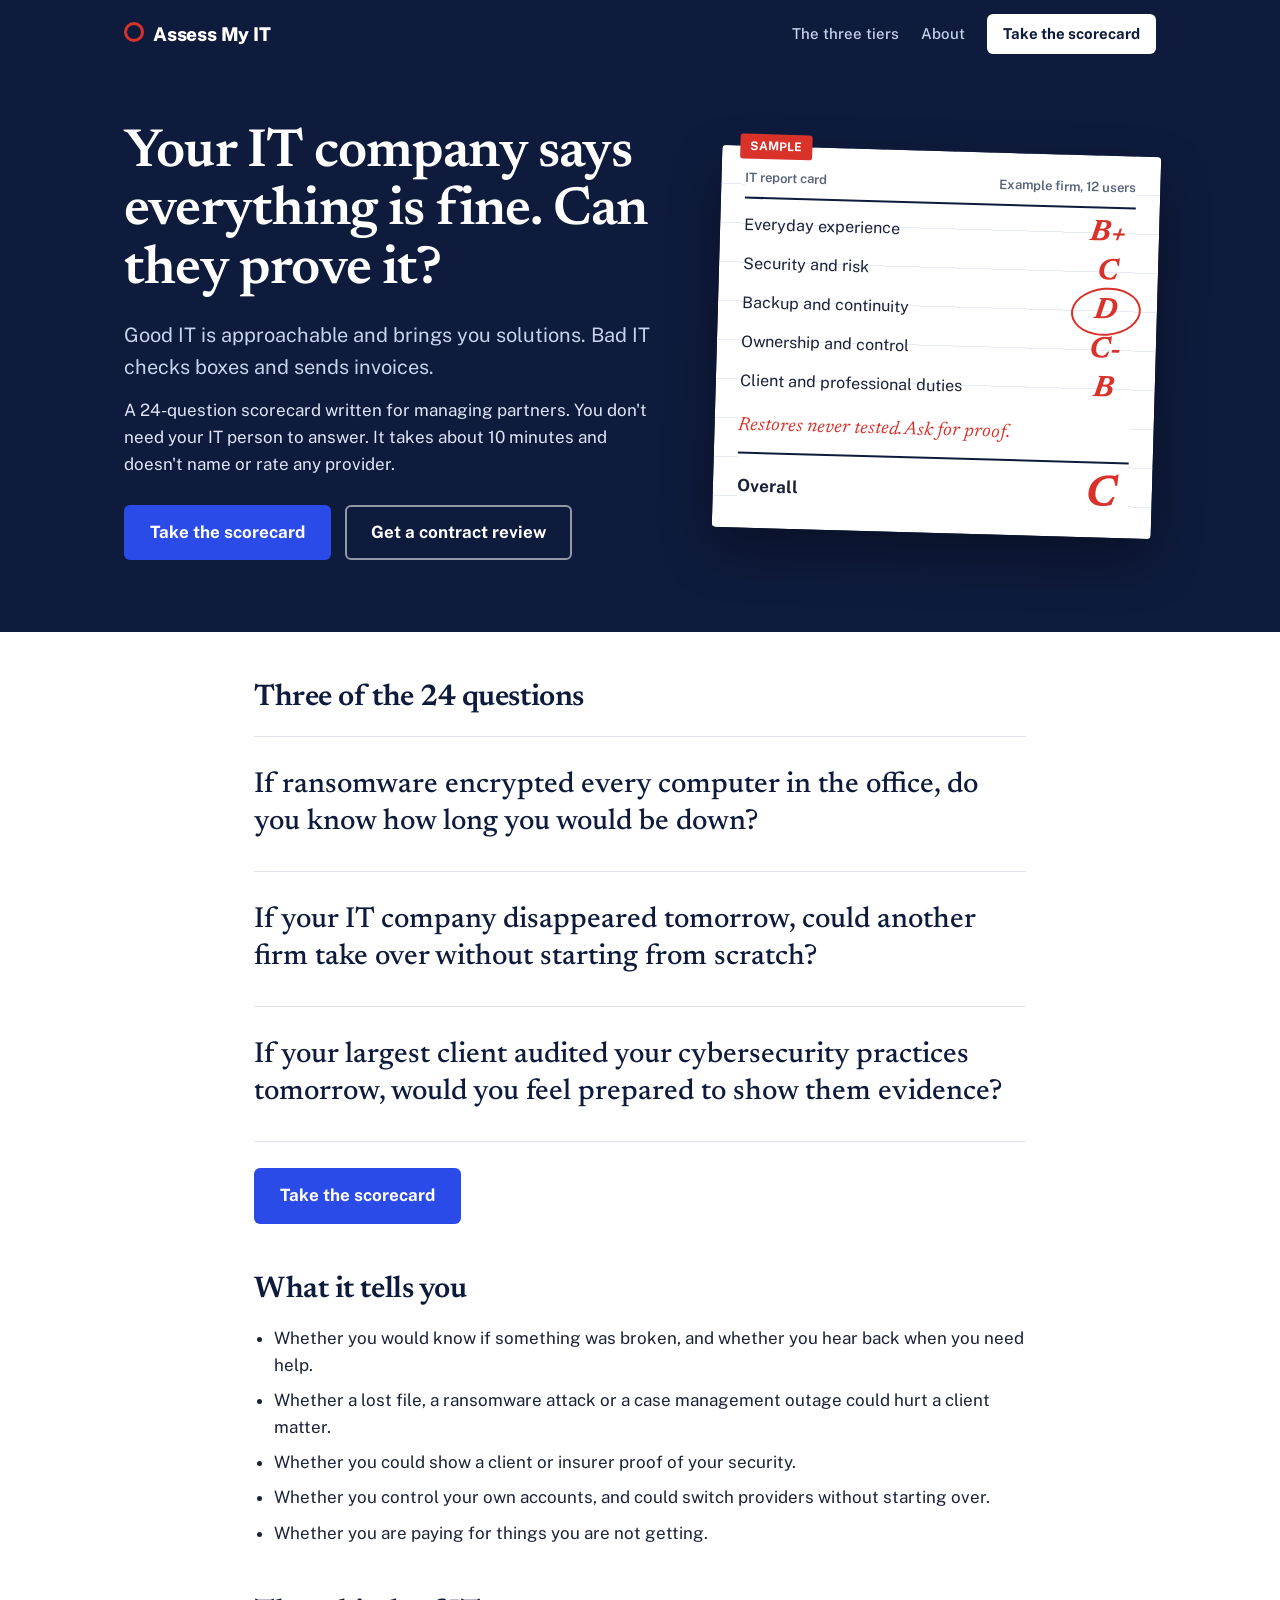
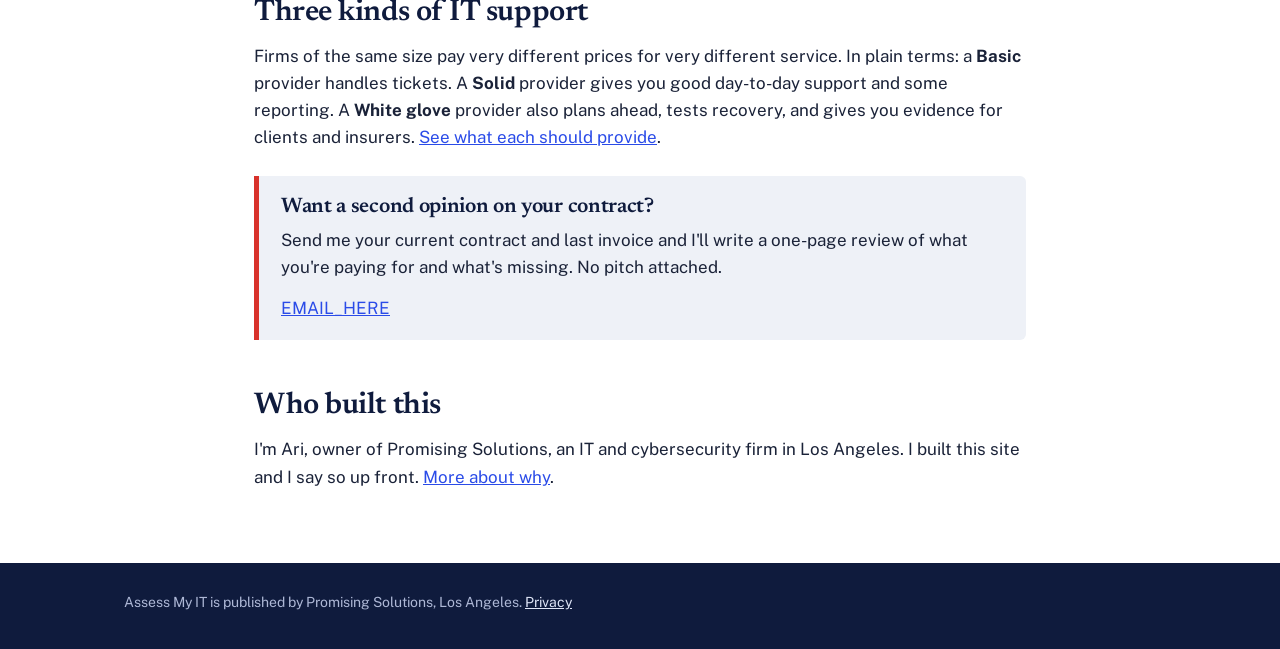
<file: index.html>
<!doctype html>
<html lang="en">
<head>
<meta charset="utf-8">
<meta name="viewport" content="width=device-width,initial-scale=1">
<title>Assess My IT: A report card for your law firm's IT provider</title>
<meta name="description" content="24 questions your law firm can answer without calling your IT person, to see what your IT provider is actually delivering.">
<link rel="preload" href="fonts/public-sans-latin-wght-normal.woff2" as="font" type="font/woff2" crossorigin>
<link rel="preload" href="fonts/newsreader-latin-wght-normal.woff2" as="font" type="font/woff2" crossorigin>
<link rel="stylesheet" href="style.css?v=8">
</head>
<body>
<header class="site"><div class="wrap"><a class="brand" href="/">Assess My IT</a>
<nav><a href="tiers.html">The three tiers</a><a href="about.html">About</a><a class="cta" href="scorecard.html">Take the scorecard</a></nav></div></header>

<section class="hero"><div class="wrap hero-grid">
<div>
<h1>Your IT company says everything is fine. Can they prove it?</h1>
<p class="lead">Good IT is approachable and brings you solutions. Bad IT checks boxes and sends invoices.</p>
<p>A 24-question scorecard written for managing partners. You don't need your IT person to answer. It takes about 10 minutes and doesn't name or rate any provider.</p>
<div class="actions"><a class="btn" href="scorecard.html">Take the scorecard</a><a class="btn ghost" href="#review">Get a contract review</a></div>
</div>
<figure class="rc" aria-label="Sample report card, for illustration">
<span class="rc-tag">SAMPLE</span>
<div class="rc-head"><span>IT report card</span><span>Example firm, 12 users</span></div>
<div class="rc-row"><span>Everyday experience</span><span class="grade">B+</span></div>
<div class="rc-row"><span>Security and risk</span><span class="grade">C</span></div>
<div class="rc-row"><span>Backup and continuity</span><span class="grade circled">D</span></div>
<div class="rc-row"><span>Ownership and control</span><span class="grade">C-</span></div>
<div class="rc-row"><span>Client and professional duties</span><span class="grade">B</span></div>
<p class="rc-note">Restores never tested. Ask for proof.</p>
<div class="rc-total"><span>Overall</span><span class="grade">C</span></div>
</figure>
</div></section>

<main class="wrap">
<h2>Three of the 24 questions</h2>
<div class="qs">
<blockquote>If ransomware encrypted every computer in the office, do you know how long you would be down?</blockquote>
<blockquote>If your IT company disappeared tomorrow, could another firm take over without starting from scratch?</blockquote>
<blockquote>If your largest client audited your cybersecurity practices tomorrow, would you feel prepared to show them evidence?</blockquote>
</div>
<p style="margin-top:26px"><a class="btn" href="scorecard.html">Take the scorecard</a></p>

<h2>What it tells you</h2>
<ul class="clean">
<li>Whether you would know if something was broken, and whether you hear back when you need help.</li>
<li>Whether a lost file, a ransomware attack or a case management outage could hurt a client matter.</li>
<li>Whether you could show a client or insurer proof of your security.</li>
<li>Whether you control your own accounts, and could switch providers without starting over.</li>
<li>Whether you are paying for things you are not getting.</li>
</ul>

<h2>Three kinds of IT support</h2>
<p>Firms of the same size pay very different prices for very different service. In plain terms: a <strong>Basic</strong> provider handles tickets. A <strong>Solid</strong> provider gives you good day-to-day support and some reporting. A <strong>White glove</strong> provider also plans ahead, tests recovery, and gives you evidence for clients and insurers. <a href="tiers.html">See what each should provide</a>.</p>

<div class="offer" id="review">
<h3>Want a second opinion on your contract?</h3>
<p>Send me your current contract and last invoice and I'll write a one-page review of what you're paying for and what's missing. No pitch attached.</p>
<p><a href="mailto:EMAIL_HERE">EMAIL_HERE</a></p>
</div>

<h2>Who built this</h2>
<p>I'm Ari, owner of Promising Solutions, an IT and cybersecurity firm in Los Angeles. I built this site and I say so up front. <a href="about.html">More about why</a>.</p>
</main>
<footer><div class="wrap">Assess My IT is published by Promising Solutions, Los Angeles. <a href="privacy.html">Privacy</a></div></footer>
</body>
</html>
</file>
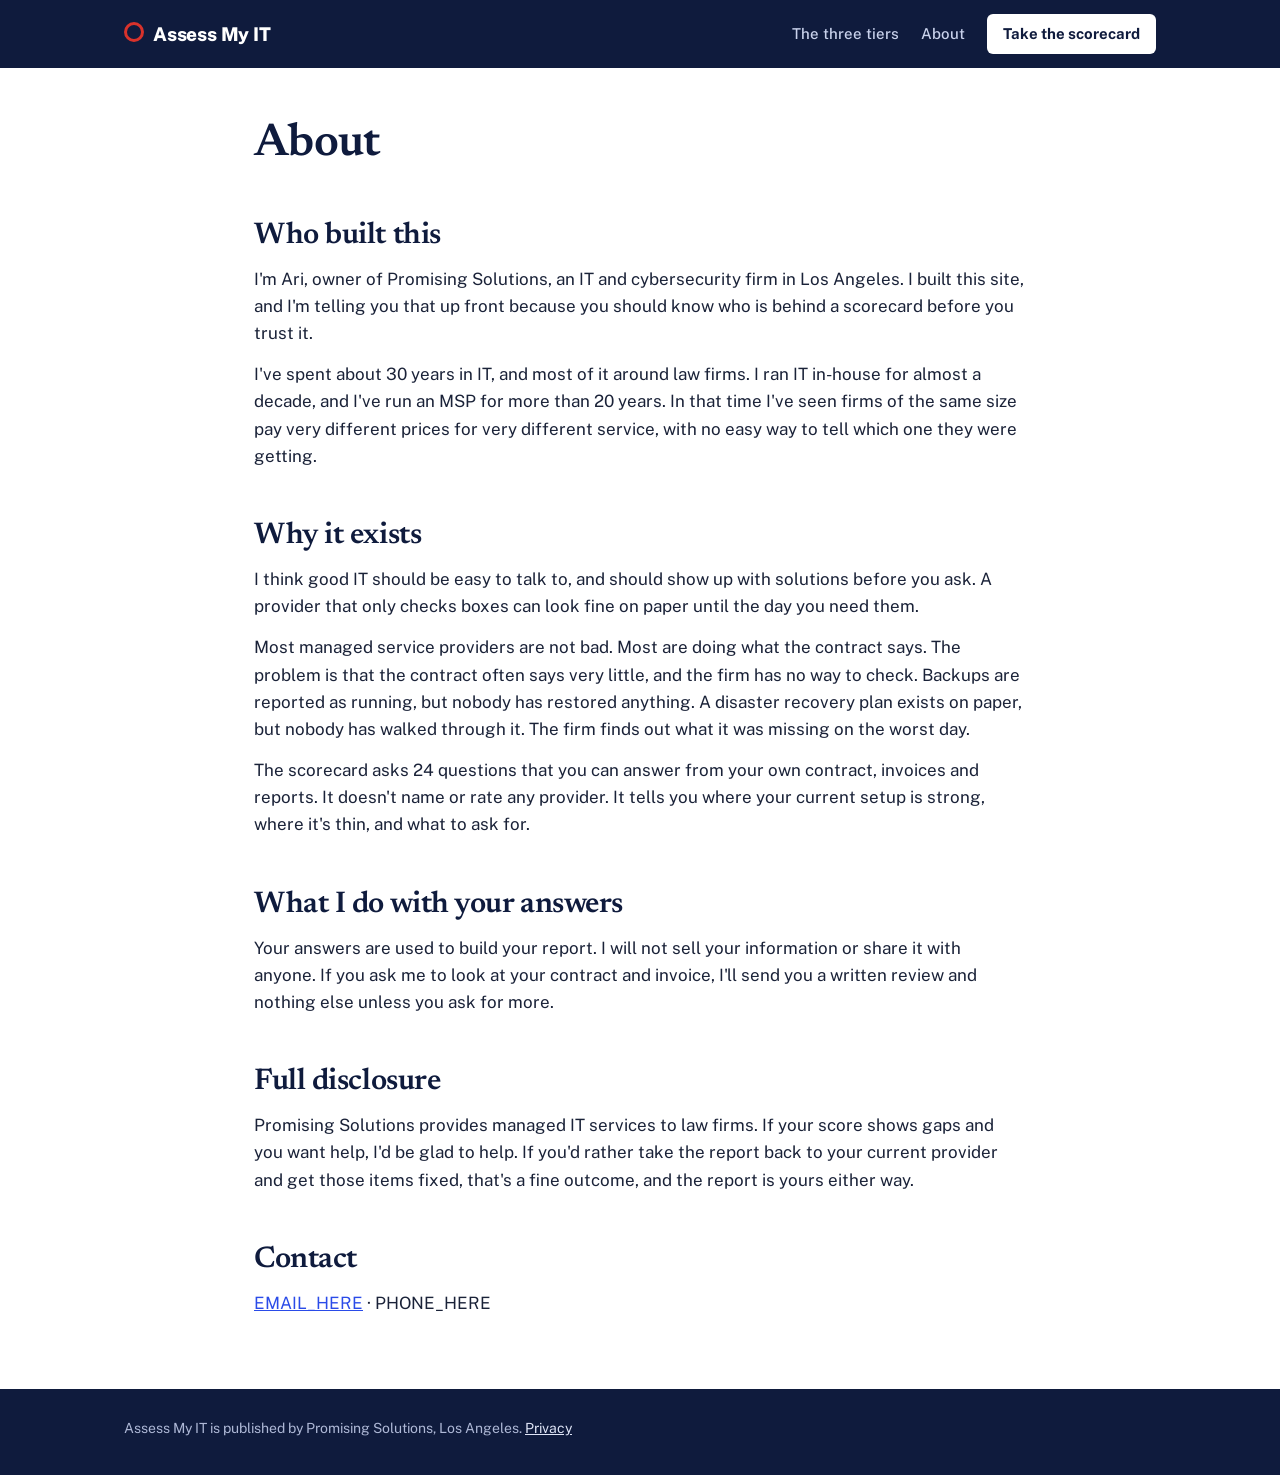
<file: about.html>
<!doctype html>
<html lang="en">
<head>
<meta charset="utf-8">
<meta name="viewport" content="width=device-width,initial-scale=1">
<title>About | Assess My IT</title>
<meta name="description" content="Who built Assess My IT and why. Published by Promising Solutions, Los Angeles.">
<link rel="stylesheet" href="style.css?v=8">
</head>
<body>
<header class="site"><div class="wrap"><a class="brand" href="/">Assess My IT</a>
<nav><a href="tiers.html">The three tiers</a><a href="about.html">About</a><a class="cta" href="scorecard.html">Take the scorecard</a></nav></div></header>
<main class="wrap">
<h1>About</h1>
<h2>Who built this</h2>
<p>I'm Ari, owner of Promising Solutions, an IT and cybersecurity firm in Los Angeles. I built this site, and I'm telling you that up front because you should know who is behind a scorecard before you trust it.</p>
<p>I've spent about 30 years in IT, and most of it around law firms. I ran IT in-house for almost a decade, and I've run an MSP for more than 20 years. In that time I've seen firms of the same size pay very different prices for very different service, with no easy way to tell which one they were getting.</p>
<h2>Why it exists</h2>
<p>I think good IT should be easy to talk to, and should show up with solutions before you ask. A provider that only checks boxes can look fine on paper until the day you need them.</p>
<p>Most managed service providers are not bad. Most are doing what the contract says. The problem is that the contract often says very little, and the firm has no way to check. Backups are reported as running, but nobody has restored anything. A disaster recovery plan exists on paper, but nobody has walked through it. The firm finds out what it was missing on the worst day.</p>
<p>The scorecard asks 24 questions that you can answer from your own contract, invoices and reports. It doesn't name or rate any provider. It tells you where your current setup is strong, where it's thin, and what to ask for.</p>
<h2>What I do with your answers</h2>
<p>Your answers are used to build your report. I will not sell your information or share it with anyone. If you ask me to look at your contract and invoice, I'll send you a written review and nothing else unless you ask for more.</p>
<h2>Full disclosure</h2>
<p>Promising Solutions provides managed IT services to law firms. If your score shows gaps and you want help, I'd be glad to help. If you'd rather take the report back to your current provider and get those items fixed, that's a fine outcome, and the report is yours either way.</p>
<h2>Contact</h2>
<p><a href="mailto:EMAIL_HERE">EMAIL_HERE</a> &middot; PHONE_HERE</p>
</main>
<footer><div class="wrap">Assess My IT is published by Promising Solutions, Los Angeles. <a href="privacy.html">Privacy</a></div></footer>
</body>
</html>
</file>
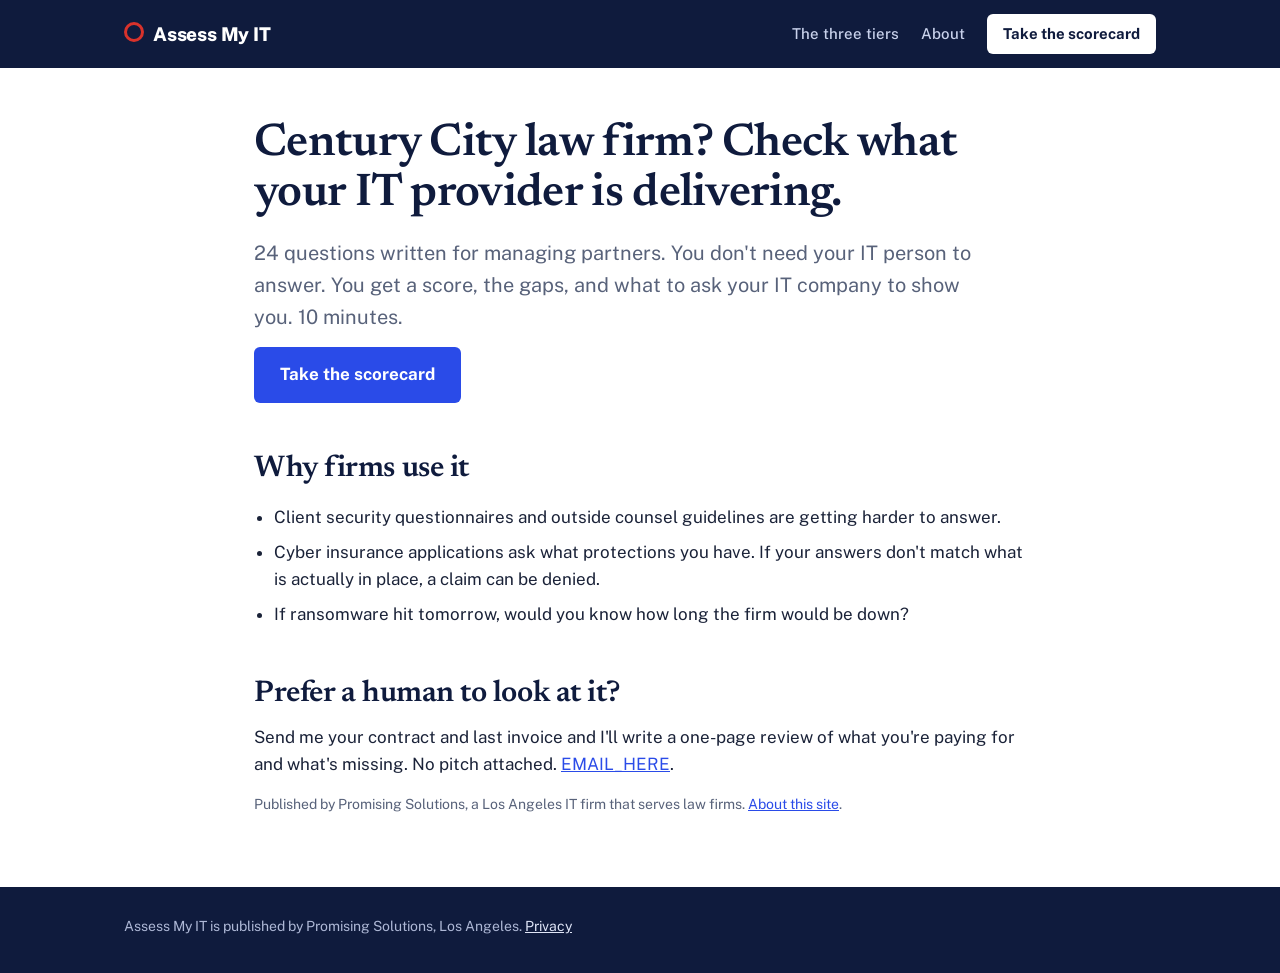
<file: century-city.html>
<!doctype html>
<html lang="en">
<head>
<meta charset="utf-8">
<meta name="viewport" content="width=device-width,initial-scale=1">
<title>Century City law firm IT scorecard | Assess My IT</title>
<meta name="description" content="Century City law firms: check what your IT provider is actually delivering in 10 minutes.">
<link rel="stylesheet" href="style.css?v=8">
</head>
<body>
<header class="site"><div class="wrap"><a class="brand" href="/">Assess My IT</a>
<nav><a href="tiers.html">The three tiers</a><a href="about.html">About</a><a class="cta" href="scorecard.html">Take the scorecard</a></nav></div></header>
<main class="wrap">
<h1>Century City law firm? Check what your IT provider is delivering.</h1>
<p class="lead">24 questions written for managing partners. You don't need your IT person to answer. You get a score, the gaps, and what to ask your IT company to show you. 10 minutes.</p>
<p><a class="btn" href="scorecard.html">Take the scorecard</a></p>
<h2>Why firms use it</h2>
<ul class="clean">
<li>Client security questionnaires and outside counsel guidelines are getting harder to answer.</li>
<li>Cyber insurance applications ask what protections you have. If your answers don't match what is actually in place, a claim can be denied.</li>
<li>If ransomware hit tomorrow, would you know how long the firm would be down?</li>
</ul>
<h2>Prefer a human to look at it?</h2>
<p>Send me your contract and last invoice and I'll write a one-page review of what you're paying for and what's missing. No pitch attached. <a href="mailto:EMAIL_HERE">EMAIL_HERE</a>.</p>
<p class="note">Published by Promising Solutions, a Los Angeles IT firm that serves law firms. <a href="about.html">About this site</a>.</p>
</main>
<footer><div class="wrap">Assess My IT is published by Promising Solutions, Los Angeles. <a href="privacy.html">Privacy</a></div></footer>
</body>
</html>
</file>
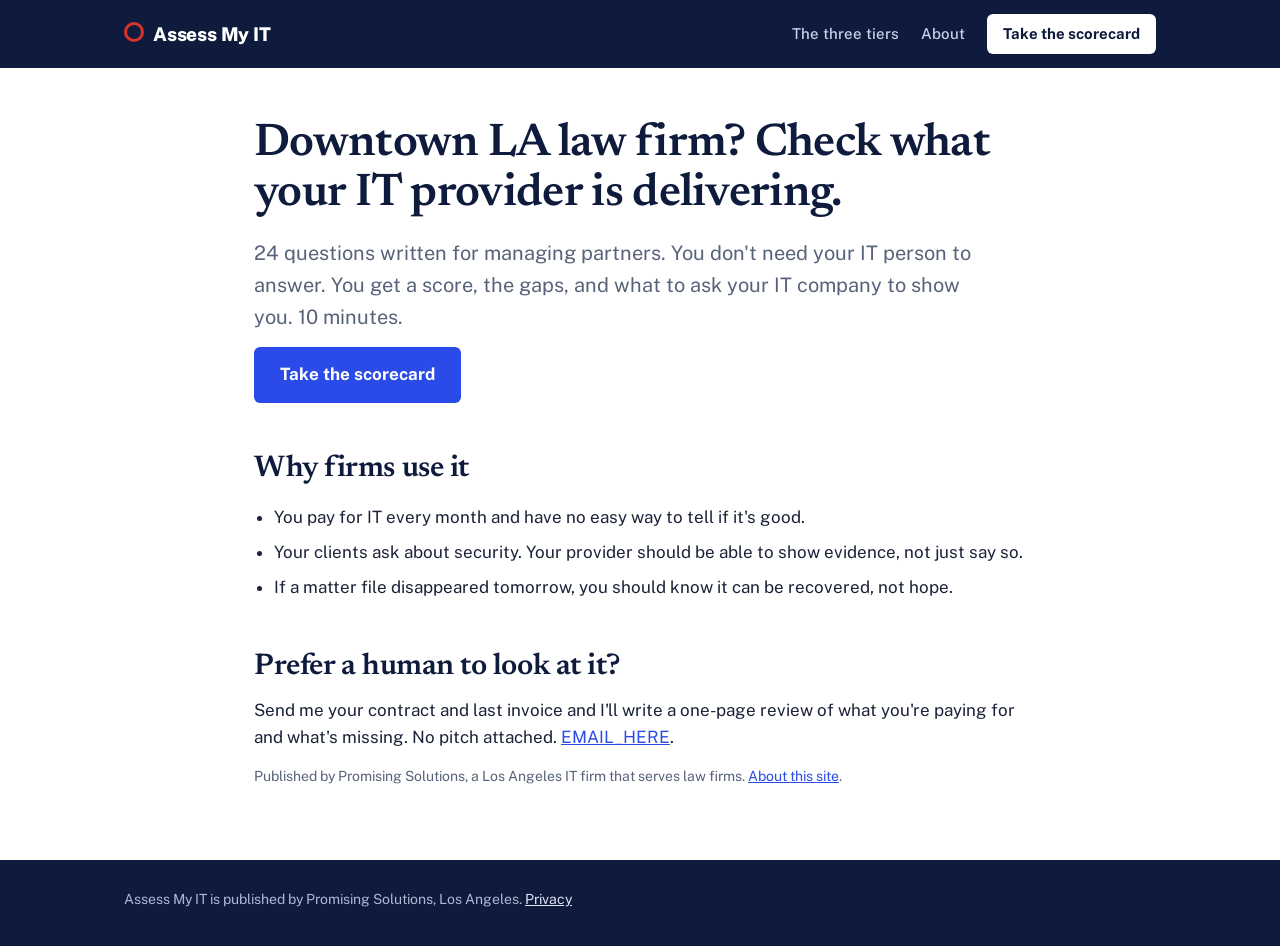
<file: downtown-la.html>
<!doctype html>
<html lang="en">
<head>
<meta charset="utf-8">
<meta name="viewport" content="width=device-width,initial-scale=1">
<title>Downtown LA law firm IT scorecard | Assess My IT</title>
<meta name="description" content="Downtown Los Angeles law firms: check what your IT provider is actually delivering in 10 minutes.">
<link rel="stylesheet" href="style.css?v=8">
</head>
<body>
<header class="site"><div class="wrap"><a class="brand" href="/">Assess My IT</a>
<nav><a href="tiers.html">The three tiers</a><a href="about.html">About</a><a class="cta" href="scorecard.html">Take the scorecard</a></nav></div></header>
<main class="wrap">
<h1>Downtown LA law firm? Check what your IT provider is delivering.</h1>
<p class="lead">24 questions written for managing partners. You don't need your IT person to answer. You get a score, the gaps, and what to ask your IT company to show you. 10 minutes.</p>
<p><a class="btn" href="scorecard.html">Take the scorecard</a></p>
<h2>Why firms use it</h2>
<ul class="clean">
<li>You pay for IT every month and have no easy way to tell if it's good.</li>
<li>Your clients ask about security. Your provider should be able to show evidence, not just say so.</li>
<li>If a matter file disappeared tomorrow, you should know it can be recovered, not hope.</li>
</ul>
<h2>Prefer a human to look at it?</h2>
<p>Send me your contract and last invoice and I'll write a one-page review of what you're paying for and what's missing. No pitch attached. <a href="mailto:EMAIL_HERE">EMAIL_HERE</a>.</p>
<p class="note">Published by Promising Solutions, a Los Angeles IT firm that serves law firms. <a href="about.html">About this site</a>.</p>
</main>
<footer><div class="wrap">Assess My IT is published by Promising Solutions, Los Angeles. <a href="privacy.html">Privacy</a></div></footer>
</body>
</html>
</file>
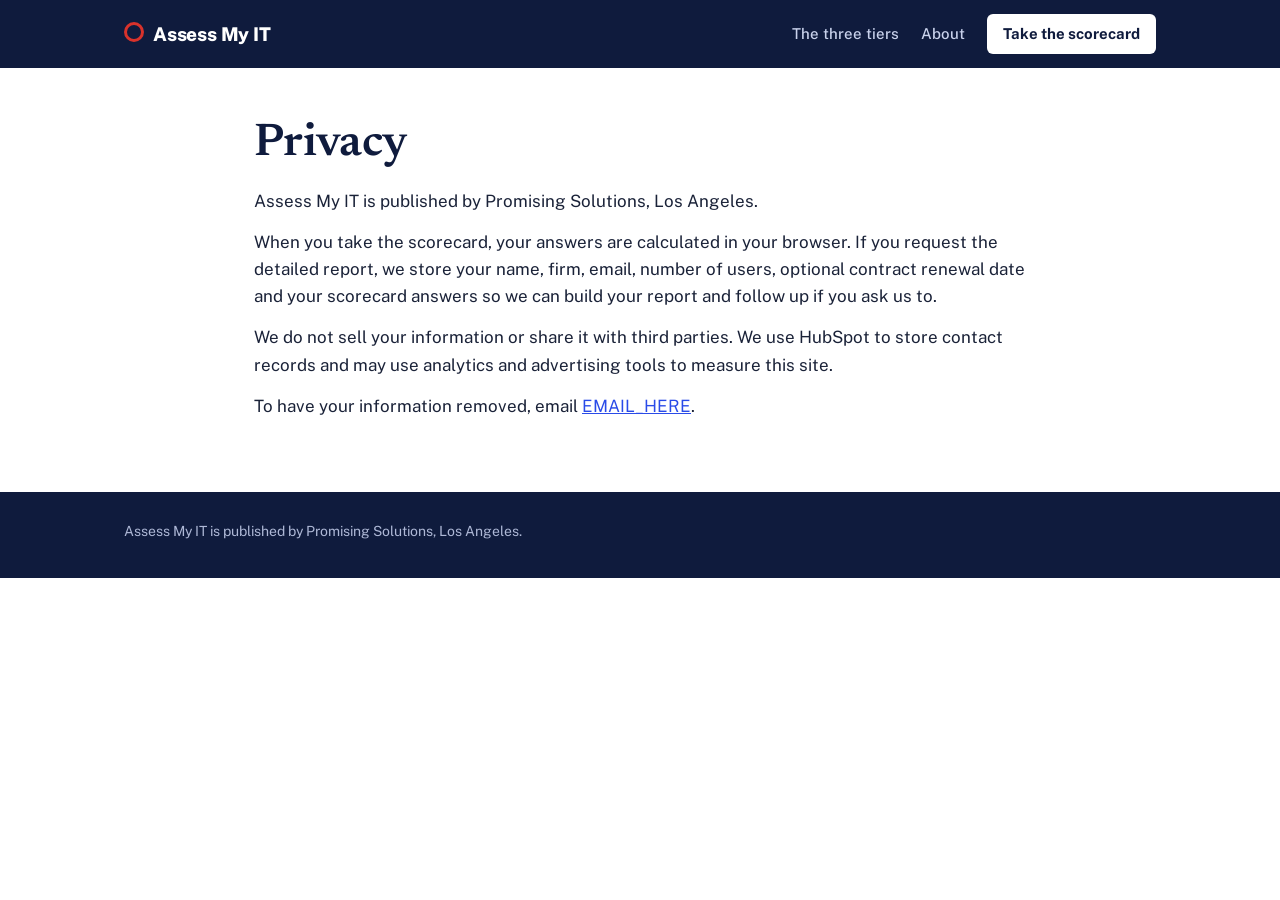
<file: privacy.html>
<!doctype html>
<html lang="en">
<head>
<meta charset="utf-8">
<meta name="viewport" content="width=device-width,initial-scale=1">
<title>Privacy | Assess My IT</title>
<meta name="robots" content="noindex">
<link rel="stylesheet" href="style.css?v=8">
</head>
<body>
<header class="site"><div class="wrap"><a class="brand" href="/">Assess My IT</a>
<nav><a href="tiers.html">The three tiers</a><a href="about.html">About</a><a class="cta" href="scorecard.html">Take the scorecard</a></nav></div></header>
<main class="wrap">
<h1>Privacy</h1>
<p>Assess My IT is published by Promising Solutions, Los Angeles.</p>
<p>When you take the scorecard, your answers are calculated in your browser. If you request the detailed report, we store your name, firm, email, number of users, optional contract renewal date and your scorecard answers so we can build your report and follow up if you ask us to.</p>
<p>We do not sell your information or share it with third parties. We use HubSpot to store contact records and may use analytics and advertising tools to measure this site.</p>
<p>To have your information removed, email <a href="mailto:EMAIL_HERE">EMAIL_HERE</a>.</p>
</main>
<footer><div class="wrap">Assess My IT is published by Promising Solutions, Los Angeles.</div></footer>
</body>
</html>
</file>
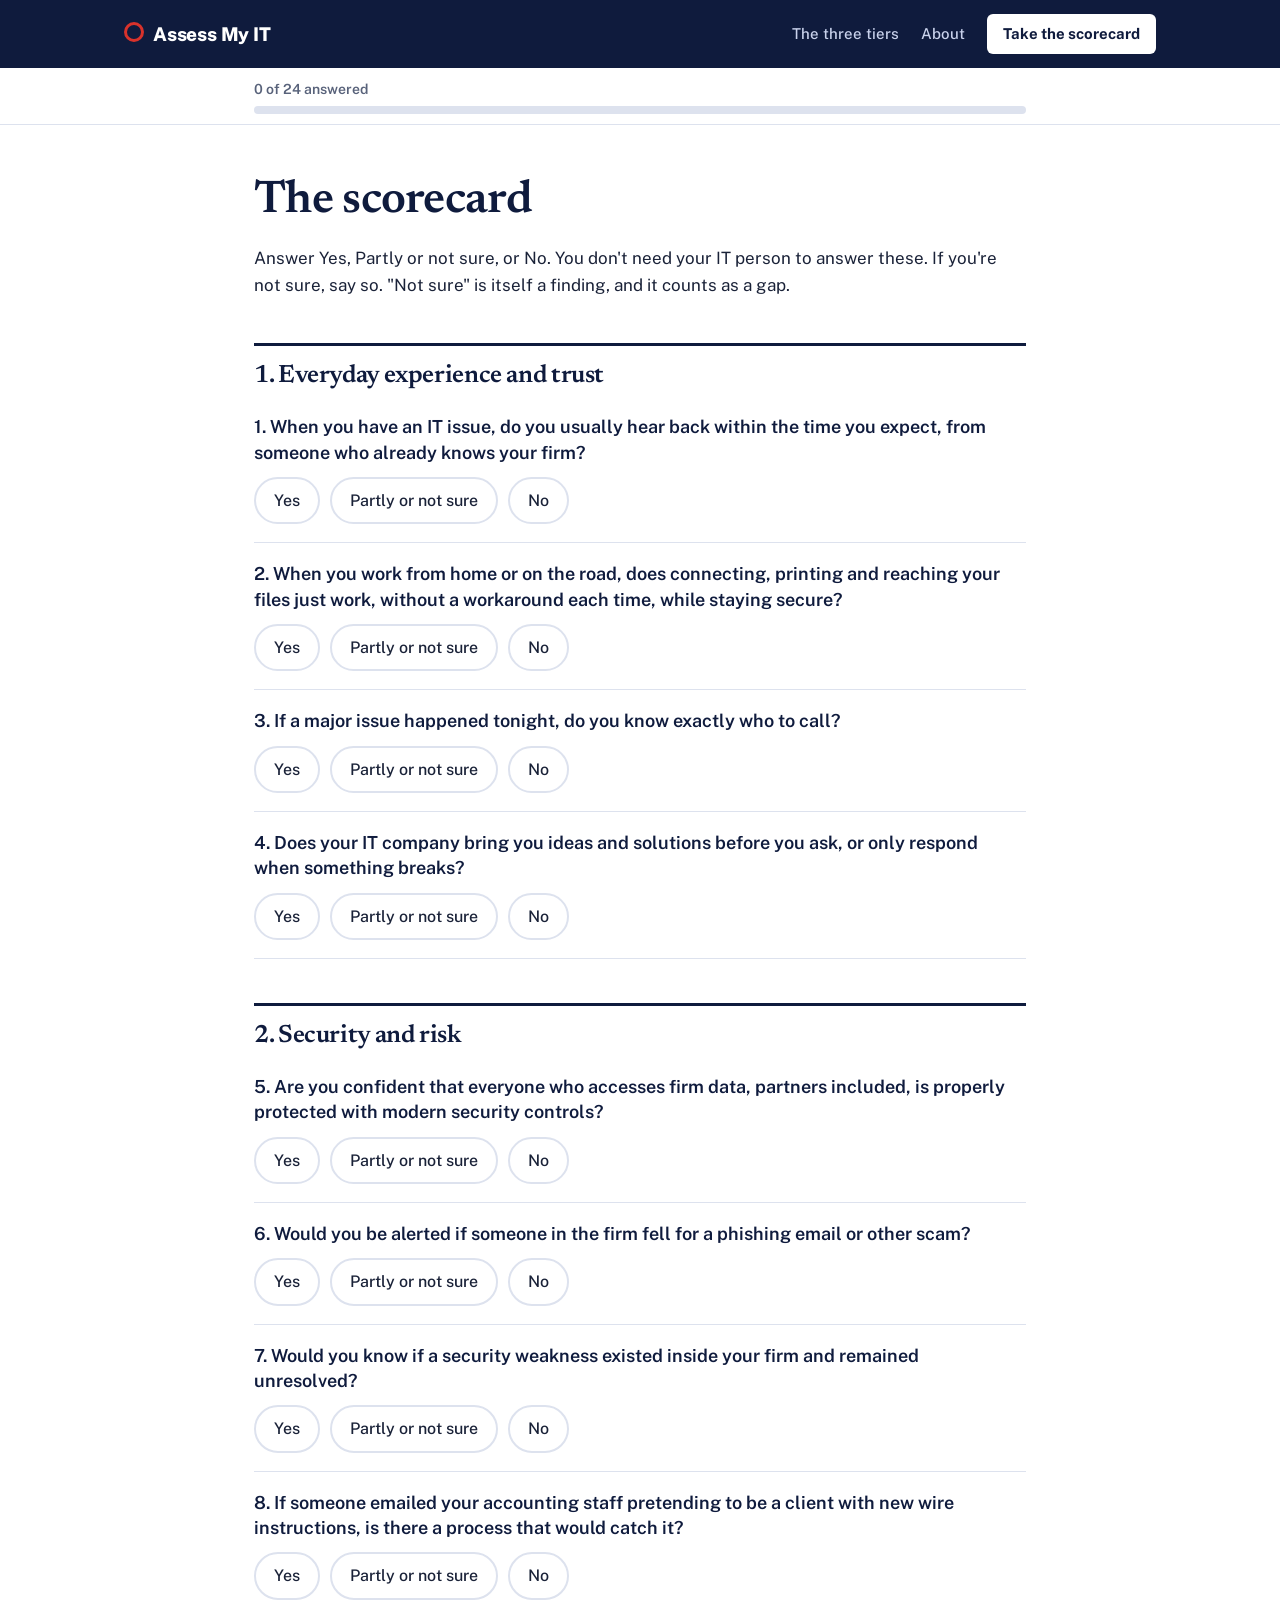
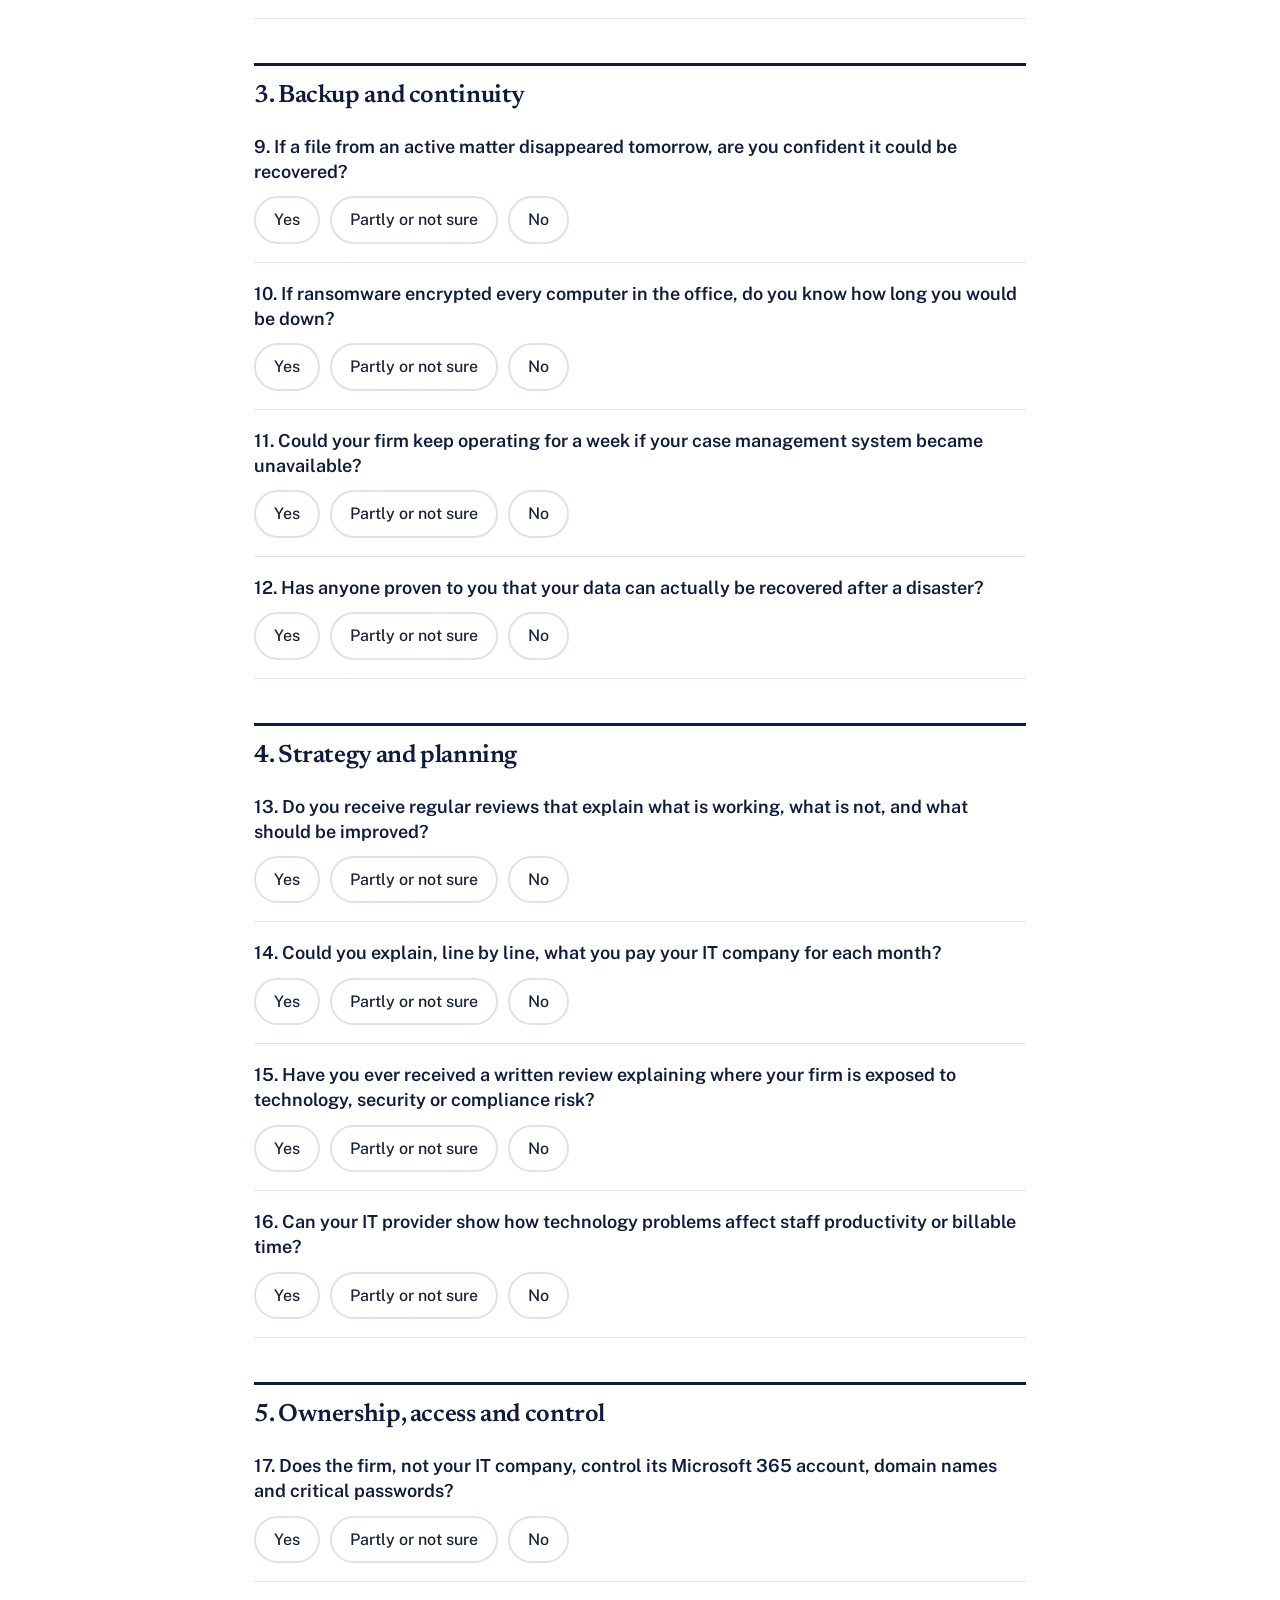
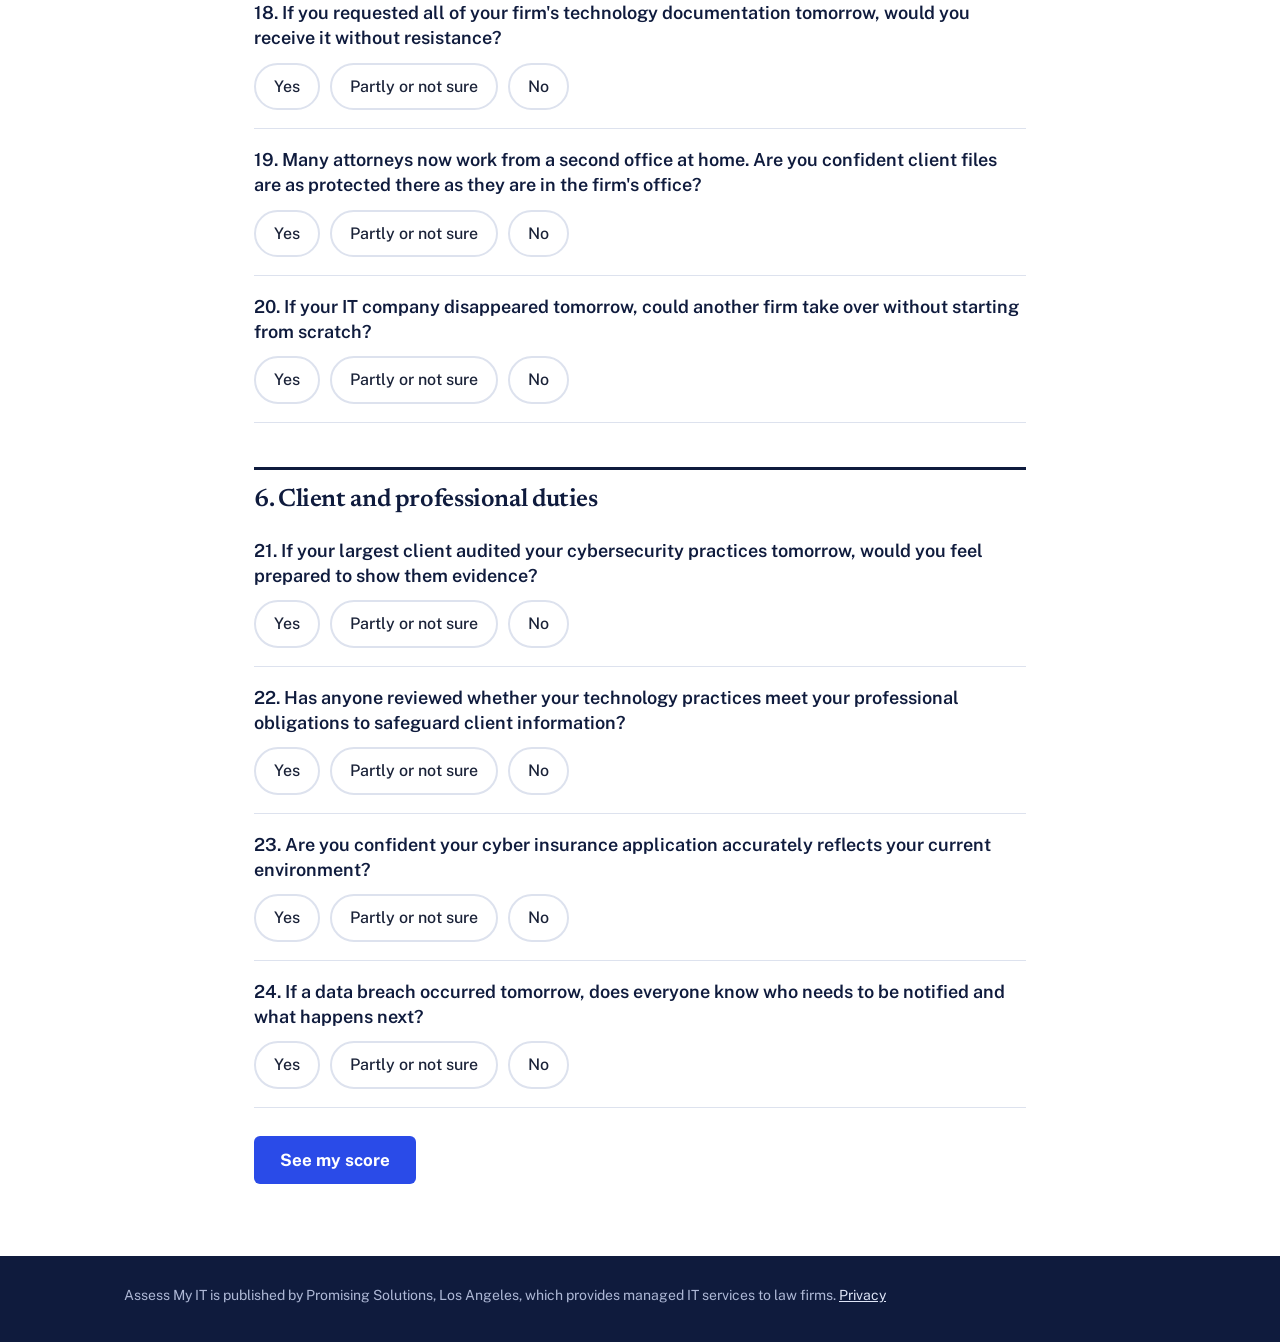
<file: scorecard.html>
<!doctype html>
<html lang="en">
<head>
<meta charset="utf-8">
<meta name="viewport" content="width=device-width,initial-scale=1">
<title>IT provider scorecard for law firms | Assess My IT</title>
<meta name="description" content="Answer 24 questions from your contract and invoices and see how your IT provider scores.">
<link rel="stylesheet" href="style.css?v=8">
</head>
<body>
<header class="site"><div class="wrap"><a class="brand" href="/">Assess My IT</a>
<nav><a href="tiers.html">The three tiers</a><a href="about.html">About</a><a class="cta" href="scorecard.html">Take the scorecard</a></nav></div></header>
<div class="progress"><div class="wrap"><span id="count">0 of 24 answered</span><div class="bar"><i id="bar"></i></div></div></div>
<main class="wrap">
<h1>The scorecard</h1>
<p>Answer Yes, Partly or not sure, or No. You don't need your IT person to answer these. If you're not sure, say so. "Not sure" is itself a finding, and it counts as a gap.</p>
<div id="questions"></div>
<p style="margin-top:28px"><button class="btn" id="see" type="button">See my score</button></p>

<div class="result" id="result">
<div id="resultbody"></div>
<h3>Get the detailed report</h3>
<p>The full report lists all 24 answers with exactly what to ask your IT company to show you on each one. Enter your details to see it.</p>
<form class="lead-form" id="lead" novalidate>
<label for="name">Your name</label><input type="text" id="name" name="name" autocomplete="name">
<label for="firm">Firm</label><input type="text" id="firm" name="firm" autocomplete="organization">
<label for="email">Work email</label><input type="email" id="email" name="email" autocomplete="email" required>
<label for="users">Number of users</label>
<select id="users" name="users"><option>1-10</option><option>11-25</option><option>26-50</option><option>51+</option></select>
<label for="renewal">Contract renewal date (optional)</label><input type="date" id="renewal" name="renewal">
<input class="hp" type="text" name="website" tabindex="-1" autocomplete="off" aria-hidden="true">
<p class="note">Your answers are used to build your report. I will not sell your information or share it.</p>
<button class="btn" type="submit">Show my detailed report</button>
</form>
<div id="thanks"><strong>Thanks.</strong> Your report is below.</div>
<div id="report"></div>

<h3>Want a second opinion?</h3>
<p>Send me your current contract and last invoice and I'll write a one-page review of what you're paying for and what's missing. No pitch attached. Email <a href="mailto:EMAIL_HERE">EMAIL_HERE</a>.</p>
</div>
</main>
<footer><div class="wrap">Assess My IT is published by Promising Solutions, Los Angeles, which provides managed IT services to law firms. <a href="privacy.html">Privacy</a></div></footer>
<script src="scorecard.js?v=8"></script>
</body>
</html>
</file>
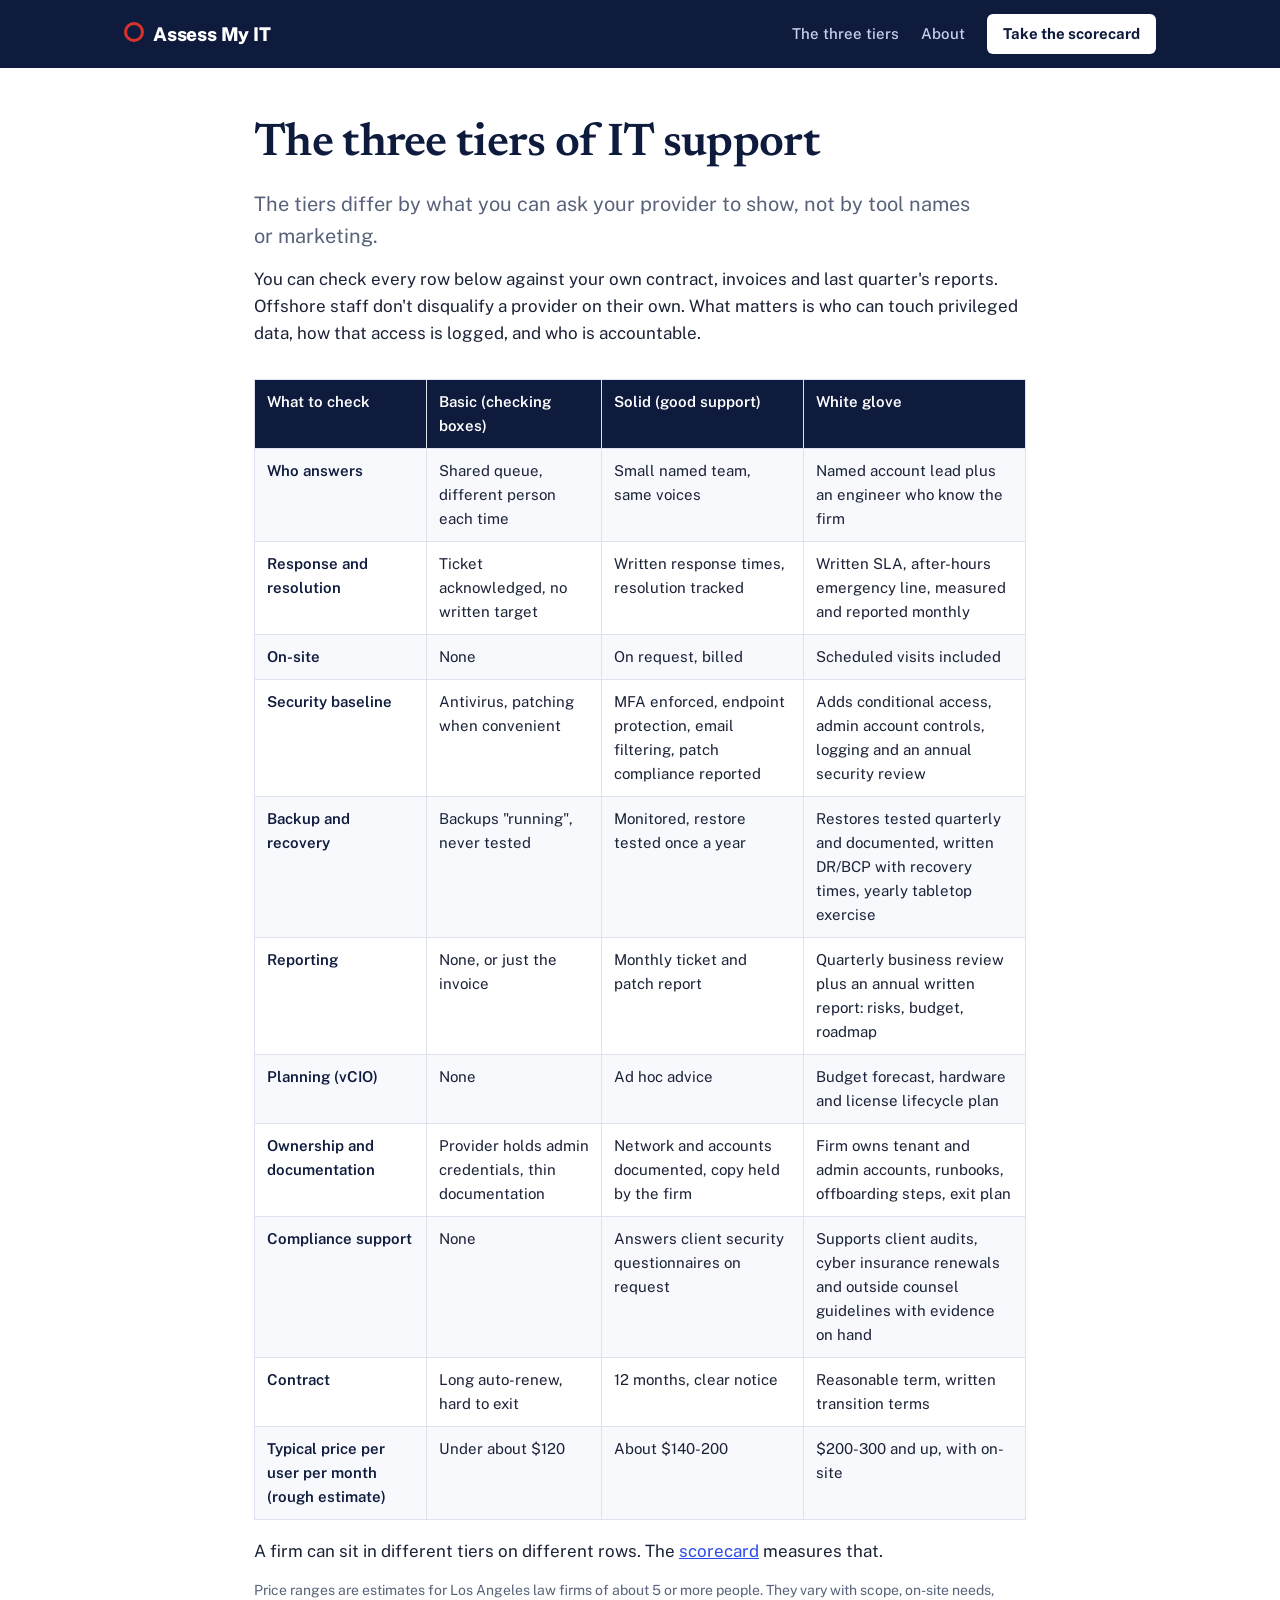
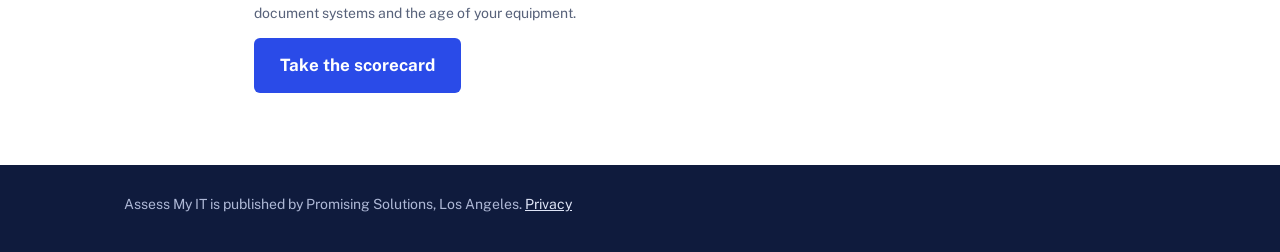
<file: tiers.html>
<!doctype html>
<html lang="en">
<head>
<meta charset="utf-8">
<meta name="viewport" content="width=device-width,initial-scale=1">
<title>Basic, Solid and White Glove IT support for law firms | Assess My IT</title>
<meta name="description" content="What a law firm should expect from its IT provider at each level, and how to check it against your own contract.">
<link rel="stylesheet" href="style.css?v=8">
</head>
<body>
<header class="site"><div class="wrap"><a class="brand" href="/">Assess My IT</a>
<nav><a href="tiers.html">The three tiers</a><a href="about.html">About</a><a class="cta" href="scorecard.html">Take the scorecard</a></nav></div></header>
<main class="wrap">
<h1>The three tiers of IT support</h1>
<p class="lead">The tiers differ by what you can ask your provider to show, not by tool names or marketing.</p>
<p>You can check every row below against your own contract, invoices and last quarter's reports. Offshore staff don't disqualify a provider on their own. What matters is who can touch privileged data, how that access is logged, and who is accountable.</p>
<div class="tablewrap"><table>
<tr><th>What to check</th><th>Basic (checking boxes)</th><th>Solid (good support)</th><th>White glove</th></tr>
<tr><td>Who answers</td><td>Shared queue, different person each time</td><td>Small named team, same voices</td><td>Named account lead plus an engineer who know the firm</td></tr>
<tr><td>Response and resolution</td><td>Ticket acknowledged, no written target</td><td>Written response times, resolution tracked</td><td>Written SLA, after-hours emergency line, measured and reported monthly</td></tr>
<tr><td>On-site</td><td>None</td><td>On request, billed</td><td>Scheduled visits included</td></tr>
<tr><td>Security baseline</td><td>Antivirus, patching when convenient</td><td>MFA enforced, endpoint protection, email filtering, patch compliance reported</td><td>Adds conditional access, admin account controls, logging and an annual security review</td></tr>
<tr><td>Backup and recovery</td><td>Backups "running", never tested</td><td>Monitored, restore tested once a year</td><td>Restores tested quarterly and documented, written DR/BCP with recovery times, yearly tabletop exercise</td></tr>
<tr><td>Reporting</td><td>None, or just the invoice</td><td>Monthly ticket and patch report</td><td>Quarterly business review plus an annual written report: risks, budget, roadmap</td></tr>
<tr><td>Planning (vCIO)</td><td>None</td><td>Ad hoc advice</td><td>Budget forecast, hardware and license lifecycle plan</td></tr>
<tr><td>Ownership and documentation</td><td>Provider holds admin credentials, thin documentation</td><td>Network and accounts documented, copy held by the firm</td><td>Firm owns tenant and admin accounts, runbooks, offboarding steps, exit plan</td></tr>
<tr><td>Compliance support</td><td>None</td><td>Answers client security questionnaires on request</td><td>Supports client audits, cyber insurance renewals and outside counsel guidelines with evidence on hand</td></tr>
<tr><td>Contract</td><td>Long auto-renew, hard to exit</td><td>12 months, clear notice</td><td>Reasonable term, written transition terms</td></tr>
<tr><td>Typical price per user per month (rough estimate)</td><td>Under about $120</td><td>About $140-200</td><td>$200-300 and up, with on-site</td></tr>
</table></div>
<p>A firm can sit in different tiers on different rows. The <a href="scorecard.html">scorecard</a> measures that.</p>
<p class="note">Price ranges are estimates for Los Angeles law firms of about 5 or more people. They vary with scope, on-site needs, document systems and the age of your equipment.</p>
<p><a class="btn" href="scorecard.html">Take the scorecard</a></p>
</main>
<footer><div class="wrap">Assess My IT is published by Promising Solutions, Los Angeles. <a href="privacy.html">Privacy</a></div></footer>
</body>
</html>
</file>
<file: style.css>
@font-face{font-family:"Public Sans";src:url(fonts/public-sans-latin-wght-normal.woff2) format("woff2");font-weight:100 900;font-style:normal;font-display:swap}
@font-face{font-family:"Newsreader";src:url(fonts/newsreader-latin-wght-normal.woff2) format("woff2");font-weight:200 800;font-style:normal;font-display:swap}
@font-face{font-family:"Newsreader";src:url(fonts/newsreader-latin-wght-italic.woff2) format("woff2");font-weight:200 800;font-style:italic;font-display:swap}

:root{
  --ink:#0f1b3d;      /* navy */
  --blue:#2a4be8;     /* signal blue */
  --blue-d:#1f3acb;
  --pen:#d8322b;      /* red pen */
  --text:#1a2238;
  --muted:#58627a;
  --line:#dde2ee;
  --soft:#eef1f7;
  --paper:#ffffff;
  --serif:"Newsreader",Georgia,"Times New Roman",serif;
  --sans:"Public Sans",system-ui,-apple-system,"Segoe UI",Roboto,Arial,sans-serif;
}
*{box-sizing:border-box}
html{scroll-behavior:smooth}
body{margin:0;font:17px/1.6 var(--sans);color:var(--text);background:var(--paper);-webkit-font-smoothing:antialiased}
a{color:var(--blue)}
a:focus-visible,button:focus-visible,select:focus-visible,input:focus-visible{outline:3px solid var(--pen);outline-offset:2px}
.wrap{max-width:1080px;margin:0 auto;padding:0 24px}
main.wrap{max-width:820px}

/* header */
header.site{background:var(--ink)}
header.site .wrap{display:flex;justify-content:space-between;align-items:center;padding-top:14px;padding-bottom:14px;flex-wrap:wrap;gap:10px;max-width:1080px}
.brand{font-weight:800;color:#fff;text-decoration:none;font-size:19px;letter-spacing:-.01em}
.brand::before{content:"";display:inline-block;width:14px;height:14px;border:3px solid var(--pen);border-radius:50%;margin-right:9px;vertical-align:-1px}
nav{display:flex;align-items:center;gap:22px;flex-wrap:wrap}
nav a{color:#c9d2ec;text-decoration:none;font-size:15px;font-weight:500}
nav a:hover{color:#fff}
nav a.cta{background:#fff;color:var(--ink);padding:8px 16px;border-radius:6px;font-weight:700}
nav a.cta:hover{background:var(--soft)}

/* type */
h1,h2,h3{font-family:var(--serif);color:var(--ink);font-weight:600;letter-spacing:-.015em}
h1{font-size:46px;line-height:1.08;margin:52px 0 18px}
h2{font-size:30px;line-height:1.2;margin:48px 0 12px}
h3{font-size:21px;line-height:1.3;margin:28px 0 8px}
p{margin:0 0 14px}
.lead{font-size:20px;color:var(--muted);max-width:60ch}
.note{font-size:14px;color:var(--muted)}

/* buttons */
.btn{display:inline-block;background:var(--blue);color:#fff;padding:14px 26px;border-radius:6px;text-decoration:none;font-weight:700;border:0;font-size:17px;cursor:pointer;font-family:var(--sans)}
.btn:hover{background:var(--blue-d)}
.btn.ghost{background:transparent;color:#fff;border:2px solid rgba(255,255,255,.55);padding:12px 24px}
.btn.ghost:hover{background:rgba(255,255,255,.1)}
.btn[disabled]{opacity:.6;cursor:wait}

/* home hero */
.hero{background:var(--ink);color:#fff;padding:56px 0 72px;overflow:hidden}
.hero-grid{display:grid;grid-template-columns:1.1fr .9fr;gap:56px;align-items:center}
.hero h1{color:#fff;font-size:54px;margin:0 0 20px}
.hero .lead{color:#c9d2ec}
.hero p{color:#dfe5f7}
.hero .actions{margin-top:26px;display:flex;gap:14px;flex-wrap:wrap}

/* sample report card (hero) */
.rc{background:#fff;color:var(--text);border-radius:4px;padding:22px 24px 20px;transform:rotate(1.6deg);box-shadow:0 22px 50px rgba(0,0,0,.35);position:relative;margin:0;
  background-image:repeating-linear-gradient(to bottom,transparent 0,transparent 38px,#e6eaf5 38px,#e6eaf5 39px)}
.rc-head{display:flex;justify-content:space-between;font-size:13px;color:var(--muted);border-bottom:2px solid var(--ink);padding-bottom:8px;margin-bottom:6px;font-weight:600;background:#fff}
.rc-row{display:flex;justify-content:space-between;align-items:center;height:39px;font-size:16px}
.grade{font-family:var(--serif);font-style:italic;font-weight:700;font-size:30px;color:var(--pen);position:relative;min-width:54px;text-align:center;line-height:1}
.grade.circled::after{content:"";position:absolute;inset:-9px -8px;border:2.5px solid var(--pen);border-radius:50%;transform:rotate(-6deg)}
.hero .rc-note,.rc-note{font-family:var(--serif);font-style:italic;color:var(--pen) !important;font-size:19px;margin:14px 0 0;line-height:1.3;background:#fff}
.rc-total{display:flex;justify-content:space-between;align-items:center;border-top:2px solid var(--ink);margin-top:14px;padding-top:10px;font-weight:700;background:#fff}
.rc-total .grade{font-size:44px}
.rc-tag{position:absolute;top:-12px;left:18px;background:var(--pen);color:#fff;font-size:12px;font-weight:700;padding:3px 10px;border-radius:3px;letter-spacing:.02em}

/* sample questions */
.qs{margin:20px 0 0}
.qs blockquote{margin:0;padding:30px 0;border-top:1px solid var(--line);font-family:var(--serif);font-size:29px;line-height:1.28;color:var(--ink);font-weight:500;max-width:30em}
.qs blockquote:last-child{border-bottom:1px solid var(--line)}

/* bands & lists */
.band{background:var(--soft);margin:56px 0;padding:8px 0 36px}
ul.clean{padding-left:20px}
ul.clean li{margin-bottom:8px}
.offer{border-left:5px solid var(--pen);background:var(--soft);padding:18px 22px;margin:24px 0;border-radius:0 6px 6px 0}
.offer h3{margin:0 0 6px}
.offer p:last-child{margin-bottom:0}

/* tables */
table{border-collapse:collapse;width:100%;font-size:15px;margin:18px 0}
th,td{border:1px solid var(--line);padding:10px 12px;text-align:left;vertical-align:top}
th{background:var(--ink);color:#fff;font-weight:600}
tr:nth-child(even) td{background:#f8f9fd}
td:first-child{font-weight:600;color:var(--ink)}
.tablewrap{overflow-x:auto}

/* footer */
footer{background:var(--ink);color:#aeb8d6;margin-top:72px;padding:28px 0 36px;font-size:14px}
footer a{color:#dfe5f7}

/* scorecard */
.progress{position:sticky;top:0;background:#fff;border-bottom:1px solid var(--line);padding:10px 0;font-size:14px;color:var(--muted);z-index:2;font-weight:600}
.progress .wrap{max-width:820px}
.bar{height:8px;background:var(--line);border-radius:4px;overflow:hidden;margin-top:6px}
.bar>i{display:block;height:100%;background:var(--pen);width:0;transition:width .25s}
.cat{margin:44px 0 0;padding-top:4px;border-top:3px solid var(--ink)}
.cat h2{margin:12px 0 4px;font-size:25px}
.q{padding:18px 0;border-bottom:1px solid var(--line)}
.q p{margin:0 0 12px;font-weight:600;font-size:18px;line-height:1.4;color:var(--ink)}
.opts{display:flex;gap:10px;flex-wrap:wrap}
.opts label{position:relative;display:inline-block;margin:0;padding:9px 18px;border:2px solid var(--line);border-radius:999px;font-size:16px;cursor:pointer;background:#fff;font-weight:500}
.opts label:hover{border-color:var(--blue)}
.opts input{position:absolute;opacity:0;inset:0;cursor:pointer}
.opts label:has(input:checked){background:var(--blue);border-color:var(--blue);color:#fff;font-weight:700}
.opts label:has(input:focus-visible){outline:3px solid var(--pen);outline-offset:2px}
.result{display:none;border:2px solid var(--ink);border-radius:6px;padding:28px;margin:40px 0;background:#fff}
.score{font-family:var(--serif);font-size:64px;font-weight:700;line-height:1;color:var(--pen);font-style:italic}
.score span{font-style:normal}
.catrow{display:flex;align-items:center;gap:12px;margin:9px 0;font-size:15px}
.catrow span:first-child{width:230px}
.catrow .bar{flex:1;margin:0;height:10px;background:var(--soft)}
.catrow .bar>i{background:var(--blue)}
.flag{border-left:4px solid var(--pen);padding:8px 14px;background:var(--soft);margin:8px 0}
form.lead-form label{display:block;margin:14px 0 4px;font-weight:600;font-size:15px}
form.lead-form input[type=text],form.lead-form input[type=email],form.lead-form input[type=date],form.lead-form select{width:100%;padding:11px;border:2px solid var(--line);border-radius:6px;font-size:16px;font-family:var(--sans)}
.hp{position:absolute;left:-9999px}
#thanks{display:none;padding:14px;background:#e6f0ff;border-radius:6px;margin-top:14px}

@media(max-width:860px){
  .hero-grid{grid-template-columns:1fr;gap:44px}
  .hero h1{font-size:40px}
  .rc{transform:none;max-width:460px}
}
@media(max-width:600px){
  body{font-size:16px}
  h1{font-size:34px}
  h2{font-size:26px}
  .qs blockquote{font-size:24px}
  .catrow span:first-child{width:130px}
  nav{gap:14px}
}
@media print{
  header.site,footer,.progress{display:none}
  .rc{box-shadow:none}
}
@media(prefers-reduced-motion:reduce){html{scroll-behavior:auto}.bar>i{transition:none}}
</file>
